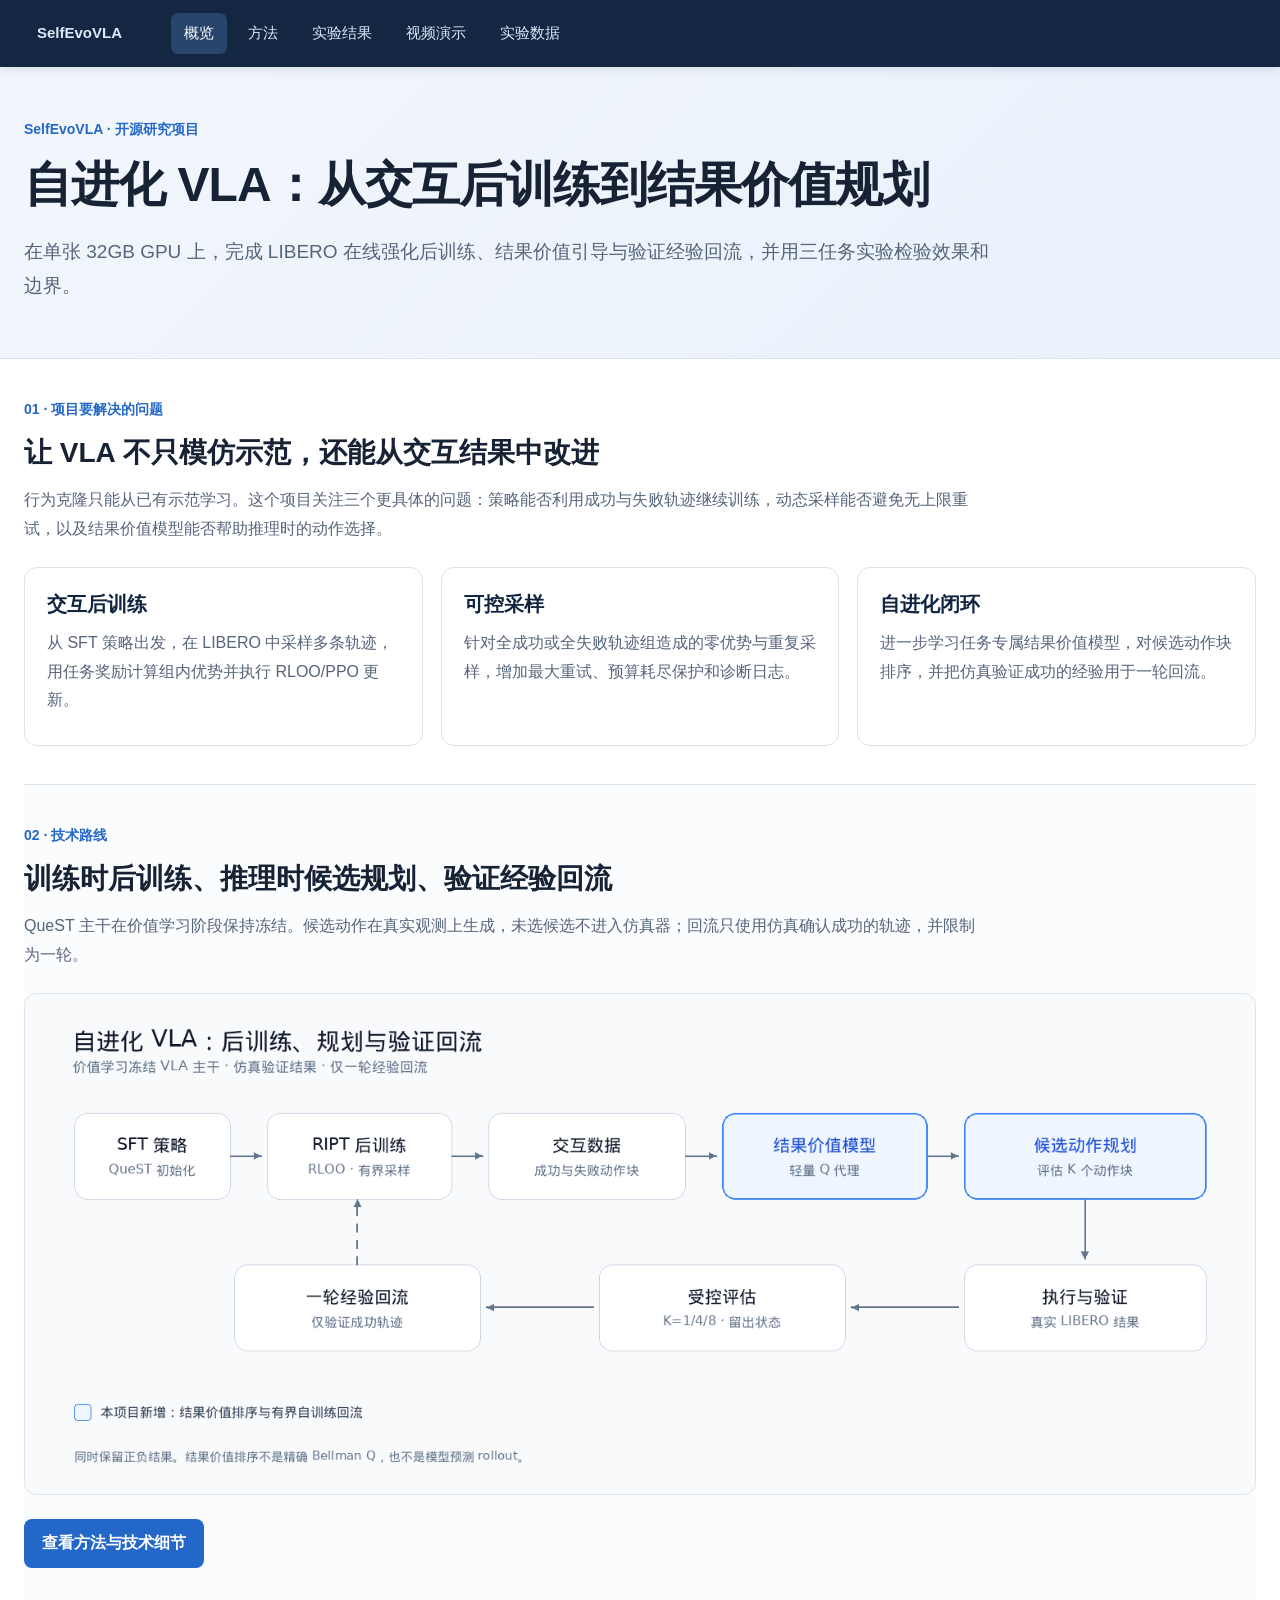
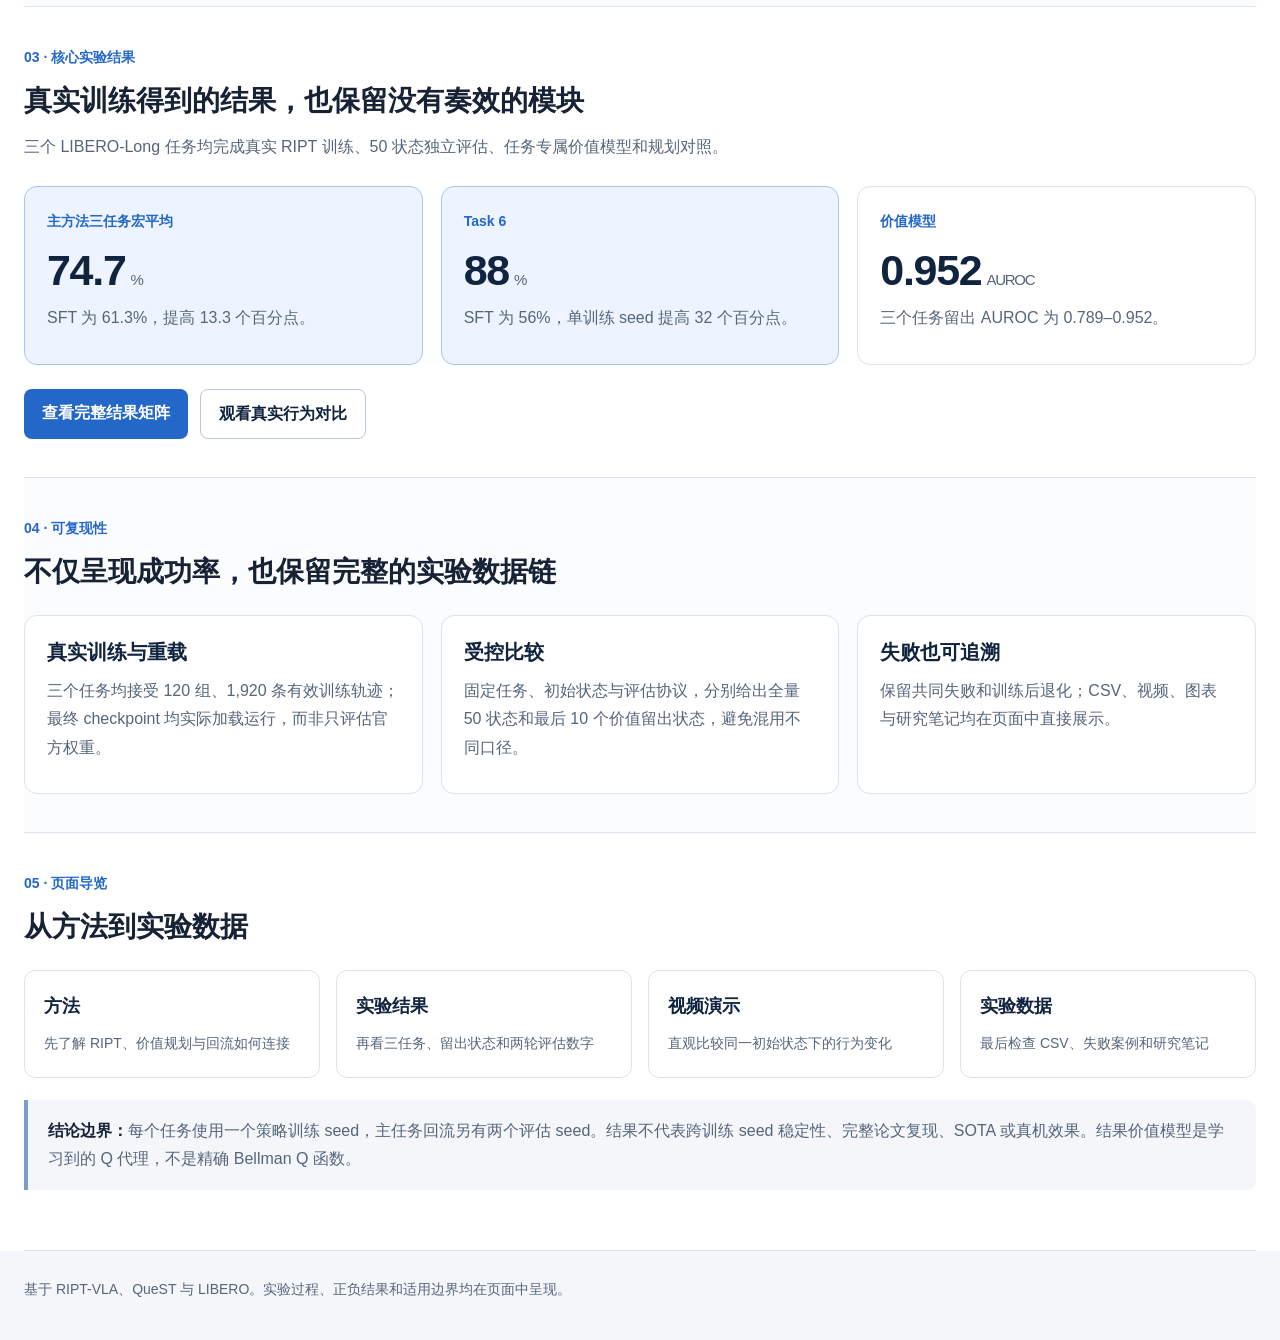
<file: index.html>
<!doctype html>
<html lang="zh-CN">
<head>
  <meta charset="utf-8">
  <meta name="viewport" content="width=device-width,initial-scale=1">
  <meta name="description" content="在单张 32GB GPU 上，完成 LIBERO 在线强化后训练、结果价值引导与验证经验回流，并用三任务实验检验效果和边界。">
  <title>自进化 VLA：从交互后训练到结果价值规划</title>
  <link rel="stylesheet" href="assets/site.css">
</head>
<body>
<header class="topbar"><nav class="nav" aria-label="页面导航"><a class="brand" href="index.html">SelfEvoVLA</a><a href="index.html" class="active">概览</a><a href="method.html" class="">方法</a><a href="results.html" class="">实验结果</a><a href="demo.html" class="">视频演示</a><a href="data.html" class="">实验数据</a></nav></header>
<div class="hero"><div class="wrap"><div class="kicker">SelfEvoVLA · 开源研究项目</div><h1>自进化 VLA：从交互后训练到结果价值规划</h1><p class="lead">在单张 32GB GPU 上，完成 LIBERO 在线强化后训练、结果价值引导与验证经验回流，并用三任务实验检验效果和边界。</p></div></div>
<main class="wrap">
<section><div class="section-head"><div class="kicker">01 · 项目要解决的问题</div><h2>让 VLA 不只模仿示范，还能从交互结果中改进</h2><p>行为克隆只能从已有示范学习。这个项目关注三个更具体的问题：策略能否利用成功与失败轨迹继续训练，动态采样能否避免无上限重试，以及结果价值模型能否帮助推理时的动作选择。</p></div>
<div class="grid three">
  <div class="card"><h3>交互后训练</h3><p>从 SFT 策略出发，在 LIBERO 中采样多条轨迹，用任务奖励计算组内优势并执行 RLOO/PPO 更新。</p></div>
  <div class="card"><h3>可控采样</h3><p>针对全成功或全失败轨迹组造成的零优势与重复采样，增加最大重试、预算耗尽保护和诊断日志。</p></div>
  <div class="card"><h3>自进化闭环</h3><p>进一步学习任务专属结果价值模型，对候选动作块排序，并把仿真验证成功的经验用于一轮回流。</p></div>
</div></section>
<section><div class="section-head"><div class="kicker">02 · 技术路线</div><h2>训练时后训练、推理时候选规划、验证经验回流</h2><p>QueST 主干在价值学习阶段保持冻结。候选动作在真实观测上生成，未选候选不进入仿真器；回流只使用仿真确认成功的轨迹，并限制为一轮。</p></div>
<figure class="figure"><img src="assets/self_evolving_pipeline.png" alt="SFT、RIPT、交互数据、结果价值、候选规划、执行验证与回流组成的闭环"></figure>
<div class="button-row"><a class="button" href="method.html">查看方法与技术细节</a></div></section>
<section><div class="section-head"><div class="kicker">03 · 核心实验结果</div><h2>真实训练得到的结果，也保留没有奏效的模块</h2><p>三个 LIBERO-Long 任务均完成真实 RIPT 训练、50 状态独立评估、任务专属价值模型和规划对照。</p></div>
<div class="grid three">
  <div class="card emphasis"><div class="label">主方法三任务宏平均</div><div class="metric">74.7<small>%</small></div><p>SFT 为 61.3%，提高 13.3 个百分点。</p></div>
  <div class="card emphasis"><div class="label">Task 6</div><div class="metric">88<small>%</small></div><p>SFT 为 56%，单训练 seed 提高 32 个百分点。</p></div>
  <div class="card"><div class="label">价值模型</div><div class="metric">0.952<small>AUROC</small></div><p>三个任务留出 AUROC 为 0.789–0.952。</p></div>
</div>
<div class="button-row"><a class="button" href="results.html">查看完整结果矩阵</a><a class="button secondary" href="demo.html">观看真实行为对比</a></div></section>
<section><div class="section-head"><div class="kicker">04 · 可复现性</div><h2>不仅呈现成功率，也保留完整的实验数据链</h2></div>
<div class="grid three">
  <div class="card"><h3>真实训练与重载</h3><p>三个任务均接受 120 组、1,920 条有效训练轨迹；最终 checkpoint 均实际加载运行，而非只评估官方权重。</p></div>
  <div class="card"><h3>受控比较</h3><p>固定任务、初始状态与评估协议，分别给出全量 50 状态和最后 10 个价值留出状态，避免混用不同口径。</p></div>
  <div class="card"><h3>失败也可追溯</h3><p>保留共同失败和训练后退化；CSV、视频、图表与研究笔记均在页面中直接展示。</p></div>
</div></section>
<section><div class="section-head"><div class="kicker">05 · 页面导览</div><h2>从方法到实验数据</h2></div>
<div class="toc">
  <a href="method.html"><strong>方法</strong><span>先了解 RIPT、价值规划与回流如何连接</span></a>
  <a href="results.html"><strong>实验结果</strong><span>再看三任务、留出状态和两轮评估数字</span></a>
  <a href="demo.html"><strong>视频演示</strong><span>直观比较同一初始状态下的行为变化</span></a>
  <a href="data.html"><strong>实验数据</strong><span>最后检查 CSV、失败案例和研究笔记</span></a>
</div>
<div class="note"><strong>结论边界：</strong>每个任务使用一个策略训练 seed，主任务回流另有两个评估 seed。结果不代表跨训练 seed 稳定性、完整论文复现、SOTA 或真机效果。结果价值模型是学习到的 Q 代理，不是精确 Bellman Q 函数。</div></section>
</main>
<footer class="footer"><div class="wrap">基于 RIPT-VLA、QueST 与 LIBERO。实验过程、正负结果和适用边界均在页面中呈现。</div></footer>
</body>
</html>
</file>
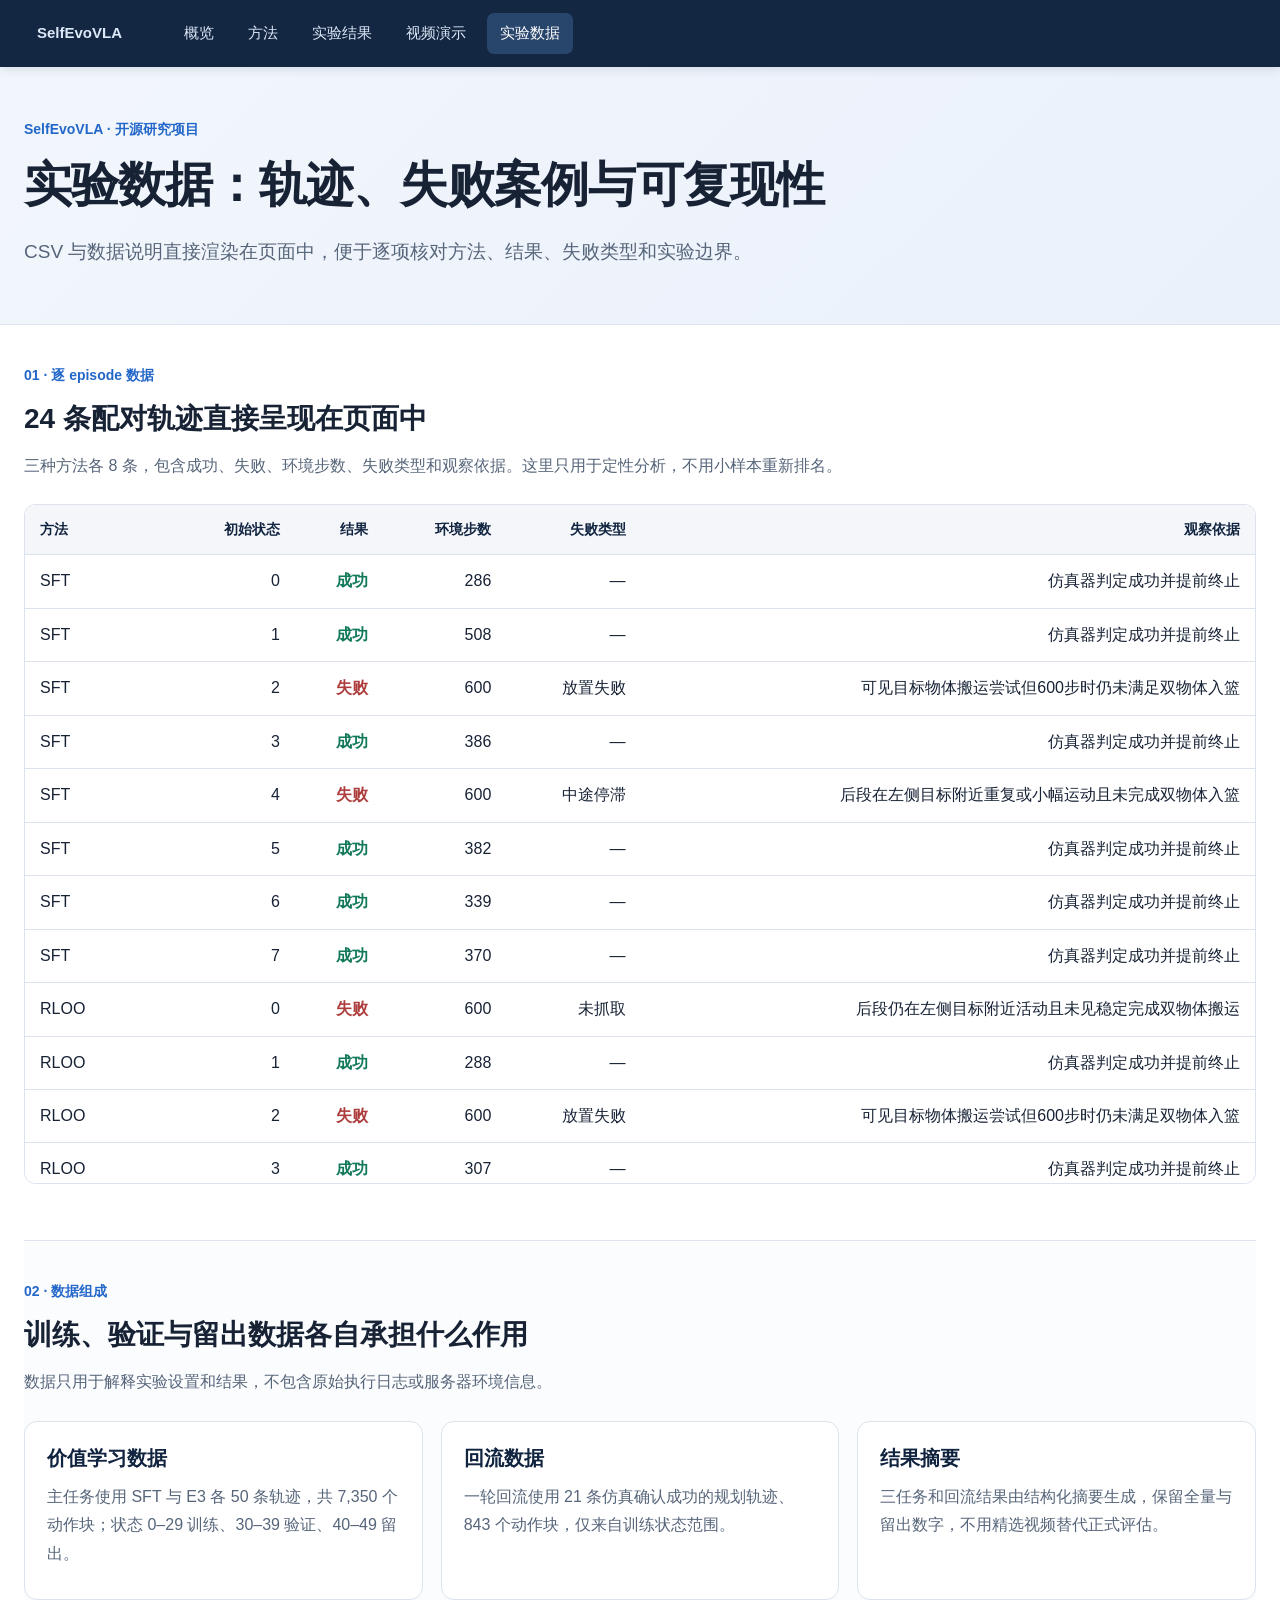
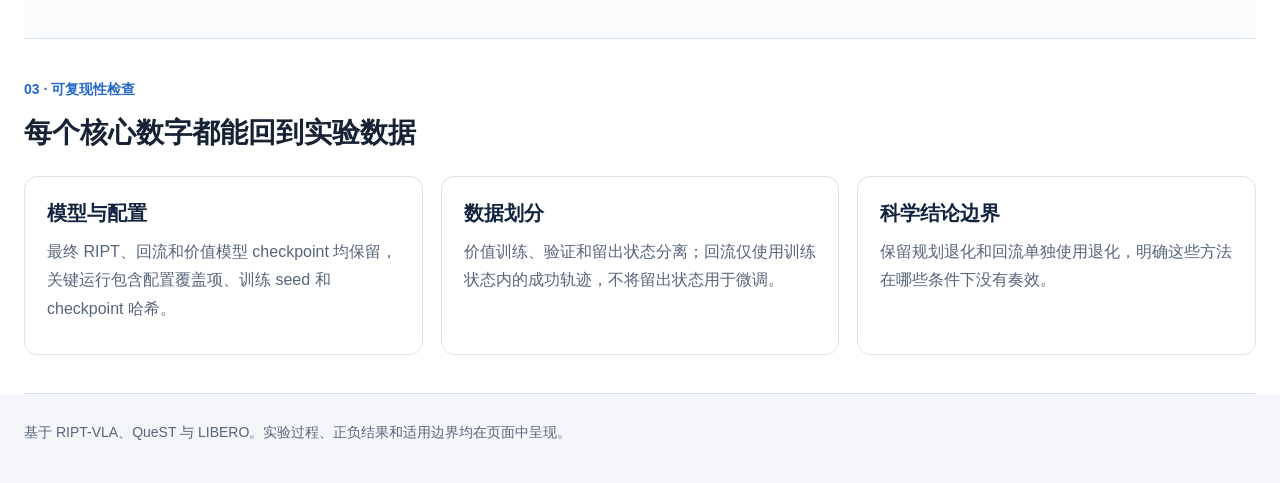
<file: data.html>
<!doctype html>
<html lang="zh-CN">
<head>
  <meta charset="utf-8">
  <meta name="viewport" content="width=device-width,initial-scale=1">
  <meta name="description" content="CSV 与数据说明直接渲染在页面中，便于逐项核对方法、结果、失败类型和实验边界。">
  <title>实验数据：轨迹、失败案例与可复现性</title>
  <link rel="stylesheet" href="assets/site.css">
</head>
<body>
<header class="topbar"><nav class="nav" aria-label="页面导航"><a class="brand" href="index.html">SelfEvoVLA</a><a href="index.html" class="">概览</a><a href="method.html" class="">方法</a><a href="results.html" class="">实验结果</a><a href="demo.html" class="">视频演示</a><a href="data.html" class="active">实验数据</a></nav></header>
<div class="hero"><div class="wrap"><div class="kicker">SelfEvoVLA · 开源研究项目</div><h1>实验数据：轨迹、失败案例与可复现性</h1><p class="lead">CSV 与数据说明直接渲染在页面中，便于逐项核对方法、结果、失败类型和实验边界。</p></div></div>
<main class="wrap">
<section><div class="section-head"><div class="kicker">01 · 逐 episode 数据</div><h2>24 条配对轨迹直接呈现在页面中</h2><p>三种方法各 8 条，包含成功、失败、环境步数、失败类型和观察依据。这里只用于定性分析，不用小样本重新排名。</p></div><div class="table-wrap table-scroll"><table><thead><tr><th>方法</th><th>初始状态</th><th>结果</th><th>环境步数</th><th>失败类型</th><th>观察依据</th></tr></thead><tbody><tr><td>SFT</td><td>0</td><td><span class="good">成功</span></td><td>286</td><td>—</td><td>仿真器判定成功并提前终止</td></tr><tr><td>SFT</td><td>1</td><td><span class="good">成功</span></td><td>508</td><td>—</td><td>仿真器判定成功并提前终止</td></tr><tr><td>SFT</td><td>2</td><td><span class="bad">失败</span></td><td>600</td><td>放置失败</td><td>可见目标物体搬运尝试但600步时仍未满足双物体入篮</td></tr><tr><td>SFT</td><td>3</td><td><span class="good">成功</span></td><td>386</td><td>—</td><td>仿真器判定成功并提前终止</td></tr><tr><td>SFT</td><td>4</td><td><span class="bad">失败</span></td><td>600</td><td>中途停滞</td><td>后段在左侧目标附近重复或小幅运动且未完成双物体入篮</td></tr><tr><td>SFT</td><td>5</td><td><span class="good">成功</span></td><td>382</td><td>—</td><td>仿真器判定成功并提前终止</td></tr><tr><td>SFT</td><td>6</td><td><span class="good">成功</span></td><td>339</td><td>—</td><td>仿真器判定成功并提前终止</td></tr><tr><td>SFT</td><td>7</td><td><span class="good">成功</span></td><td>370</td><td>—</td><td>仿真器判定成功并提前终止</td></tr><tr><td>RLOO</td><td>0</td><td><span class="bad">失败</span></td><td>600</td><td>未抓取</td><td>后段仍在左侧目标附近活动且未见稳定完成双物体搬运</td></tr><tr><td>RLOO</td><td>1</td><td><span class="good">成功</span></td><td>288</td><td>—</td><td>仿真器判定成功并提前终止</td></tr><tr><td>RLOO</td><td>2</td><td><span class="bad">失败</span></td><td>600</td><td>放置失败</td><td>可见目标物体搬运尝试但600步时仍未满足双物体入篮</td></tr><tr><td>RLOO</td><td>3</td><td><span class="good">成功</span></td><td>307</td><td>—</td><td>仿真器判定成功并提前终止</td></tr><tr><td>RLOO</td><td>4</td><td><span class="good">成功</span></td><td>322</td><td>—</td><td>仿真器判定成功并提前终止</td></tr><tr><td>RLOO</td><td>5</td><td><span class="good">成功</span></td><td>335</td><td>—</td><td>仿真器判定成功并提前终止</td></tr><tr><td>RLOO</td><td>6</td><td><span class="good">成功</span></td><td>281</td><td>—</td><td>仿真器判定成功并提前终止</td></tr><tr><td>RLOO</td><td>7</td><td><span class="bad">失败</span></td><td>600</td><td>放置失败</td><td>可见目标物体搬运尝试但600步时仍未满足双物体入篮</td></tr><tr><td>有界 RIPT</td><td>0</td><td><span class="bad">失败</span></td><td>600</td><td>放置失败</td><td>可见目标物体搬运尝试但600步时仍未满足双物体入篮</td></tr><tr><td>有界 RIPT</td><td>1</td><td><span class="good">成功</span></td><td>278</td><td>—</td><td>仿真器判定成功并提前终止</td></tr><tr><td>有界 RIPT</td><td>2</td><td><span class="bad">失败</span></td><td>600</td><td>放置失败</td><td>可见目标物体搬运尝试但600步时仍未满足双物体入篮</td></tr><tr><td>有界 RIPT</td><td>3</td><td><span class="bad">失败</span></td><td>600</td><td>中途停滞</td><td>后段在目标附近持续运动但未完成双物体入篮</td></tr><tr><td>有界 RIPT</td><td>4</td><td><span class="good">成功</span></td><td>441</td><td>—</td><td>仿真器判定成功并提前终止</td></tr><tr><td>有界 RIPT</td><td>5</td><td><span class="bad">失败</span></td><td>600</td><td>中途停滞</td><td>后段在目标附近持续运动但未完成双物体入篮</td></tr><tr><td>有界 RIPT</td><td>6</td><td><span class="good">成功</span></td><td>291</td><td>—</td><td>仿真器判定成功并提前终止</td></tr><tr><td>有界 RIPT</td><td>7</td><td><span class="good">成功</span></td><td>268</td><td>—</td><td>仿真器判定成功并提前终止</td></tr></tbody></table></div></section>
<section id="datasets"><div class="section-head"><div class="kicker">02 · 数据组成</div><h2>训练、验证与留出数据各自承担什么作用</h2><p>数据只用于解释实验设置和结果，不包含原始执行日志或服务器环境信息。</p></div>
<div class="grid three">
  <div class="card"><h3>价值学习数据</h3><p>主任务使用 SFT 与 E3 各 50 条轨迹，共 7,350 个动作块；状态 0–29 训练、30–39 验证、40–49 留出。</p></div>
  <div class="card"><h3>回流数据</h3><p>一轮回流使用 21 条仿真确认成功的规划轨迹、843 个动作块，仅来自训练状态范围。</p></div>
  <div class="card"><h3>结果摘要</h3><p>三任务和回流结果由结构化摘要生成，保留全量与留出数字，不用精选视频替代正式评估。</p></div>
</div></section>
<section><div class="section-head"><div class="kicker">03 · 可复现性检查</div><h2>每个核心数字都能回到实验数据</h2></div>
<div class="grid three">
  <div class="card"><h3>模型与配置</h3><p>最终 RIPT、回流和价值模型 checkpoint 均保留，关键运行包含配置覆盖项、训练 seed 和 checkpoint 哈希。</p></div>
  <div class="card"><h3>数据划分</h3><p>价值训练、验证和留出状态分离；回流仅使用训练状态内的成功轨迹，不将留出状态用于微调。</p></div>
  <div class="card"><h3>科学结论边界</h3><p>保留规划退化和回流单独使用退化，明确这些方法在哪些条件下没有奏效。</p></div>
</div></section>
</main>
<footer class="footer"><div class="wrap">基于 RIPT-VLA、QueST 与 LIBERO。实验过程、正负结果和适用边界均在页面中呈现。</div></footer>
</body>
</html>
</file>
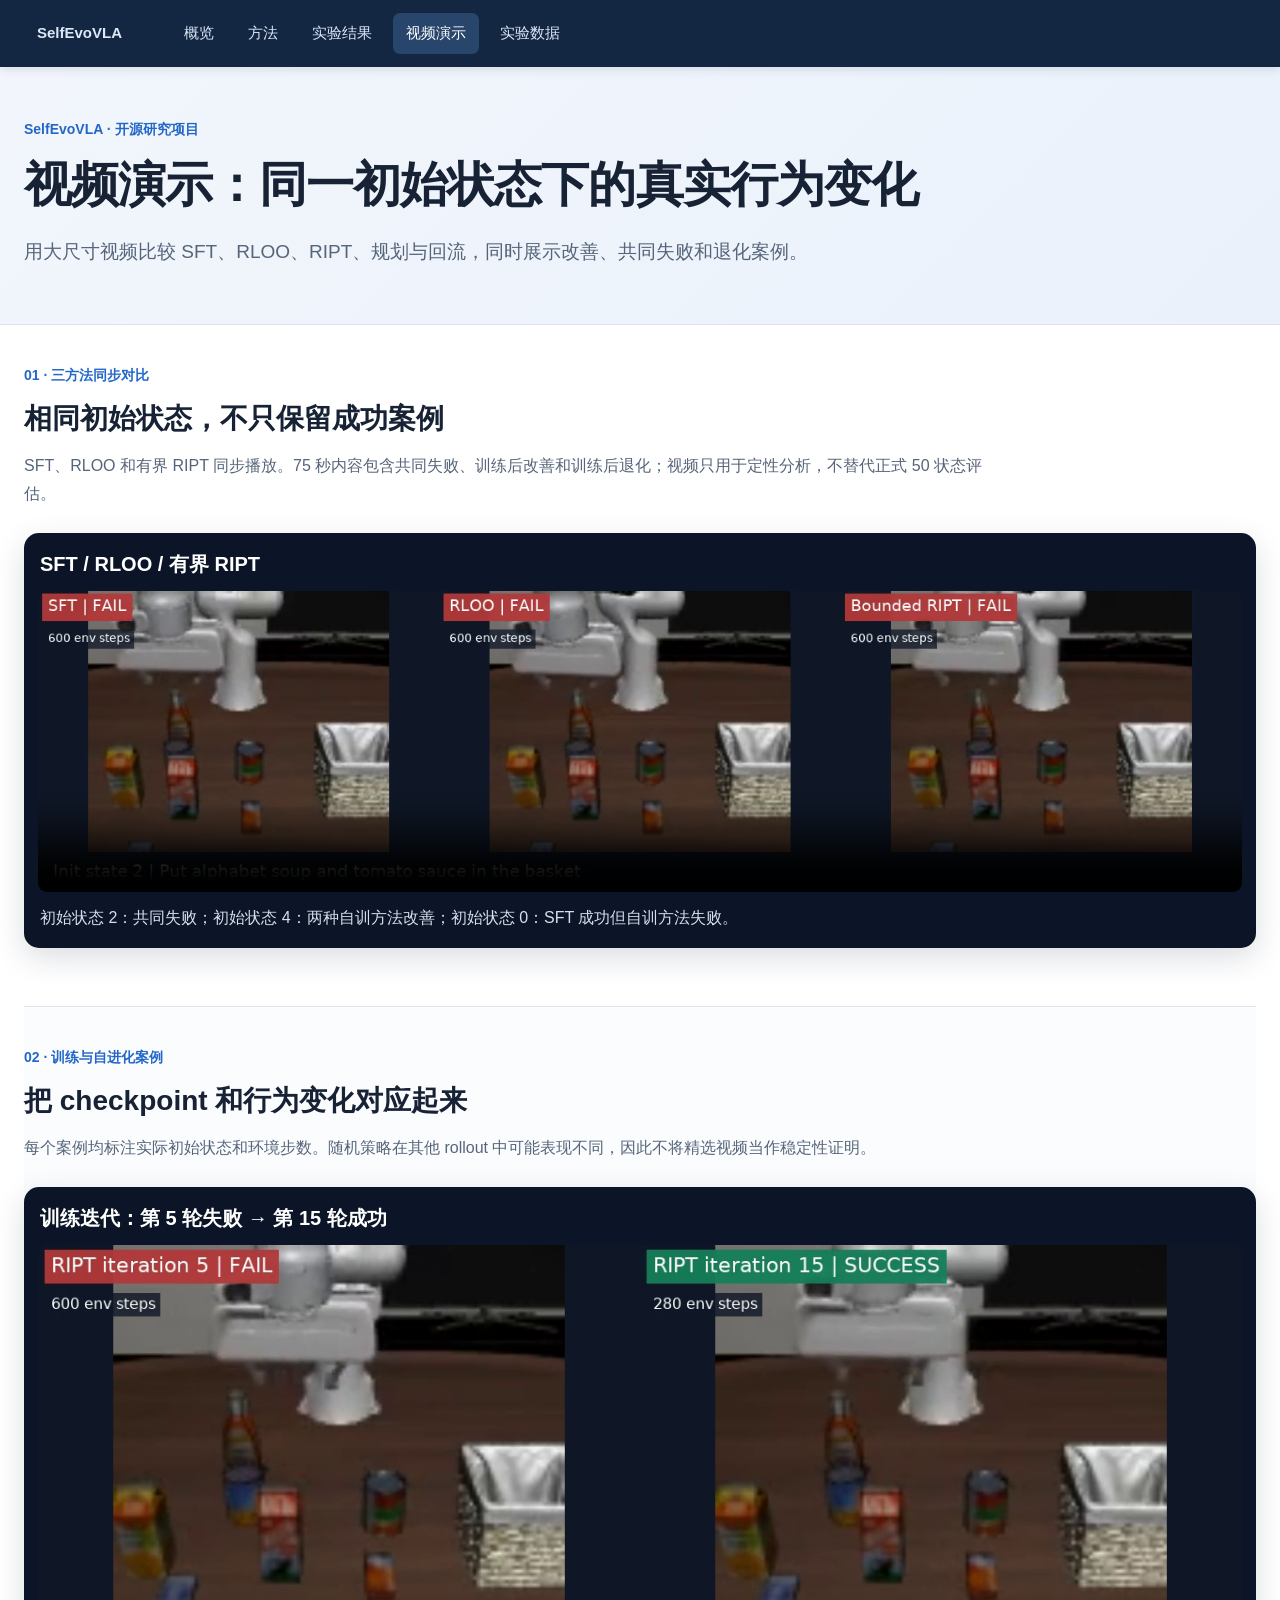
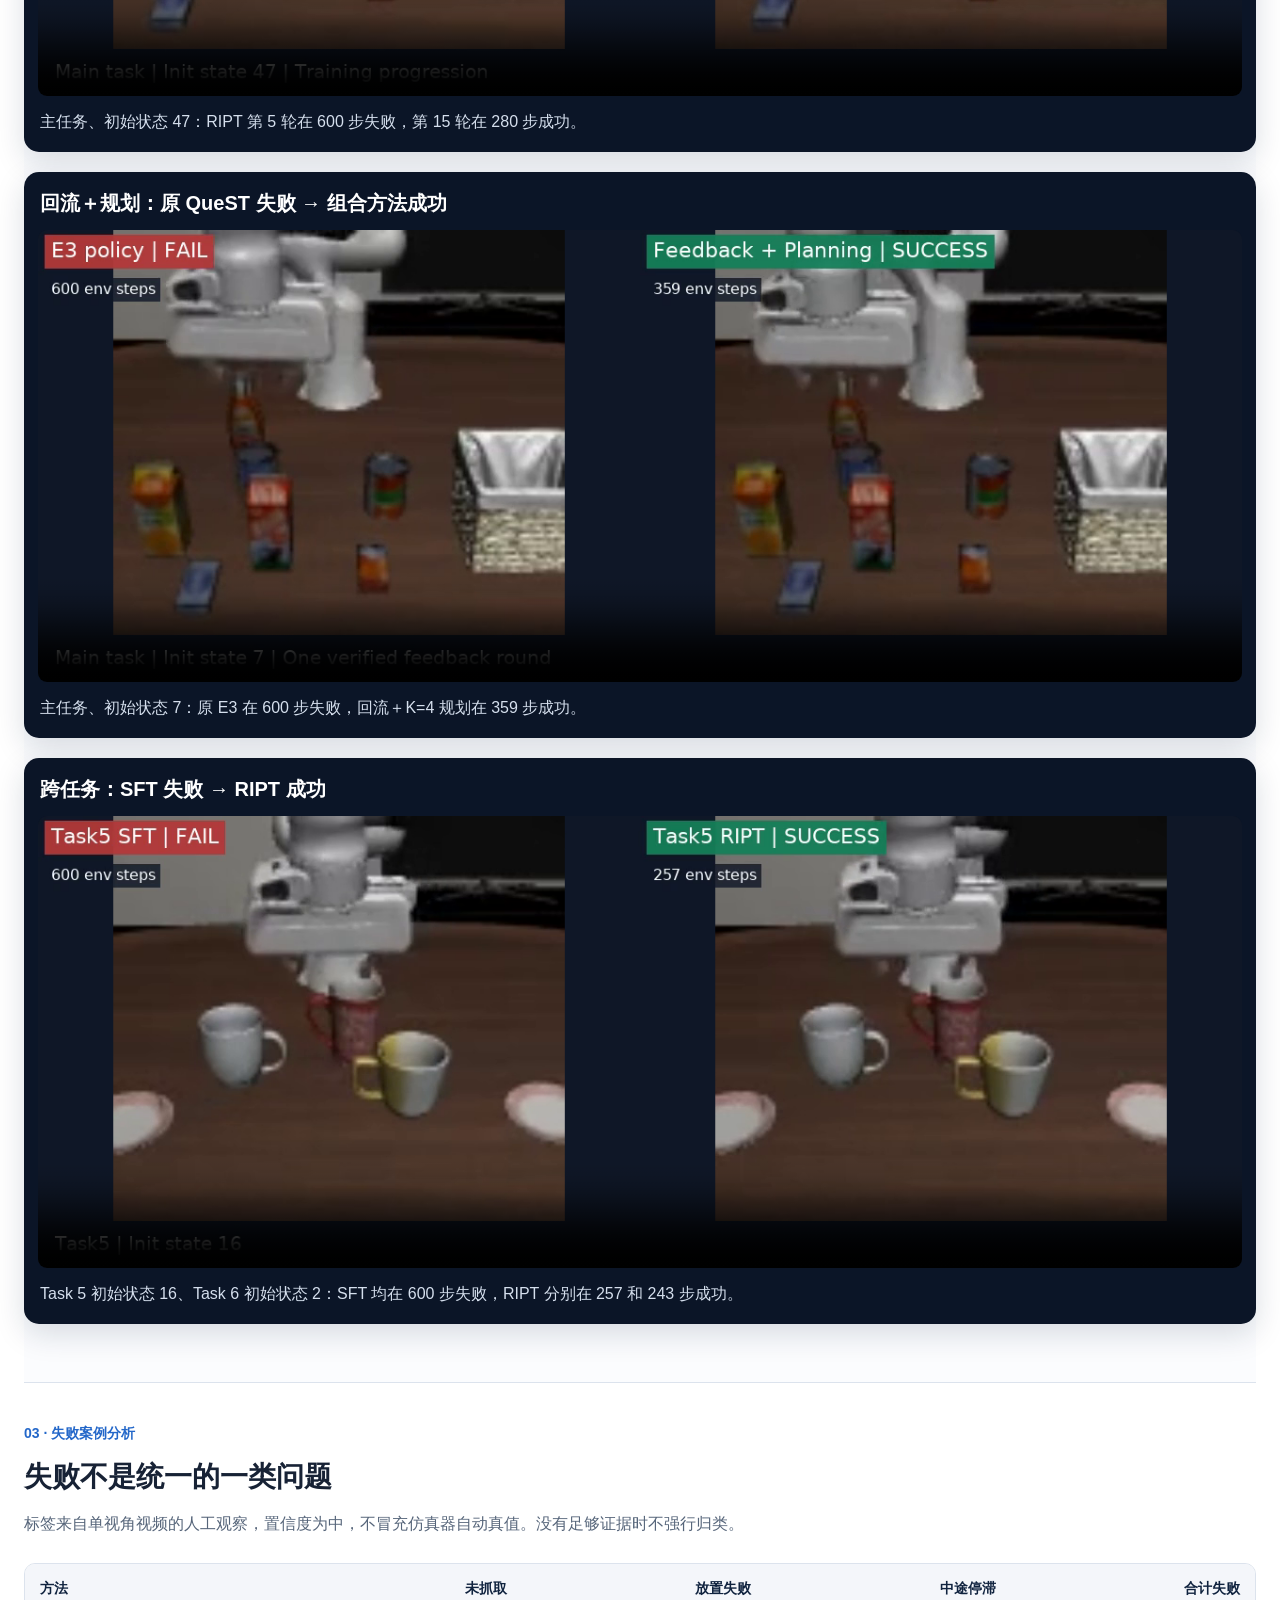
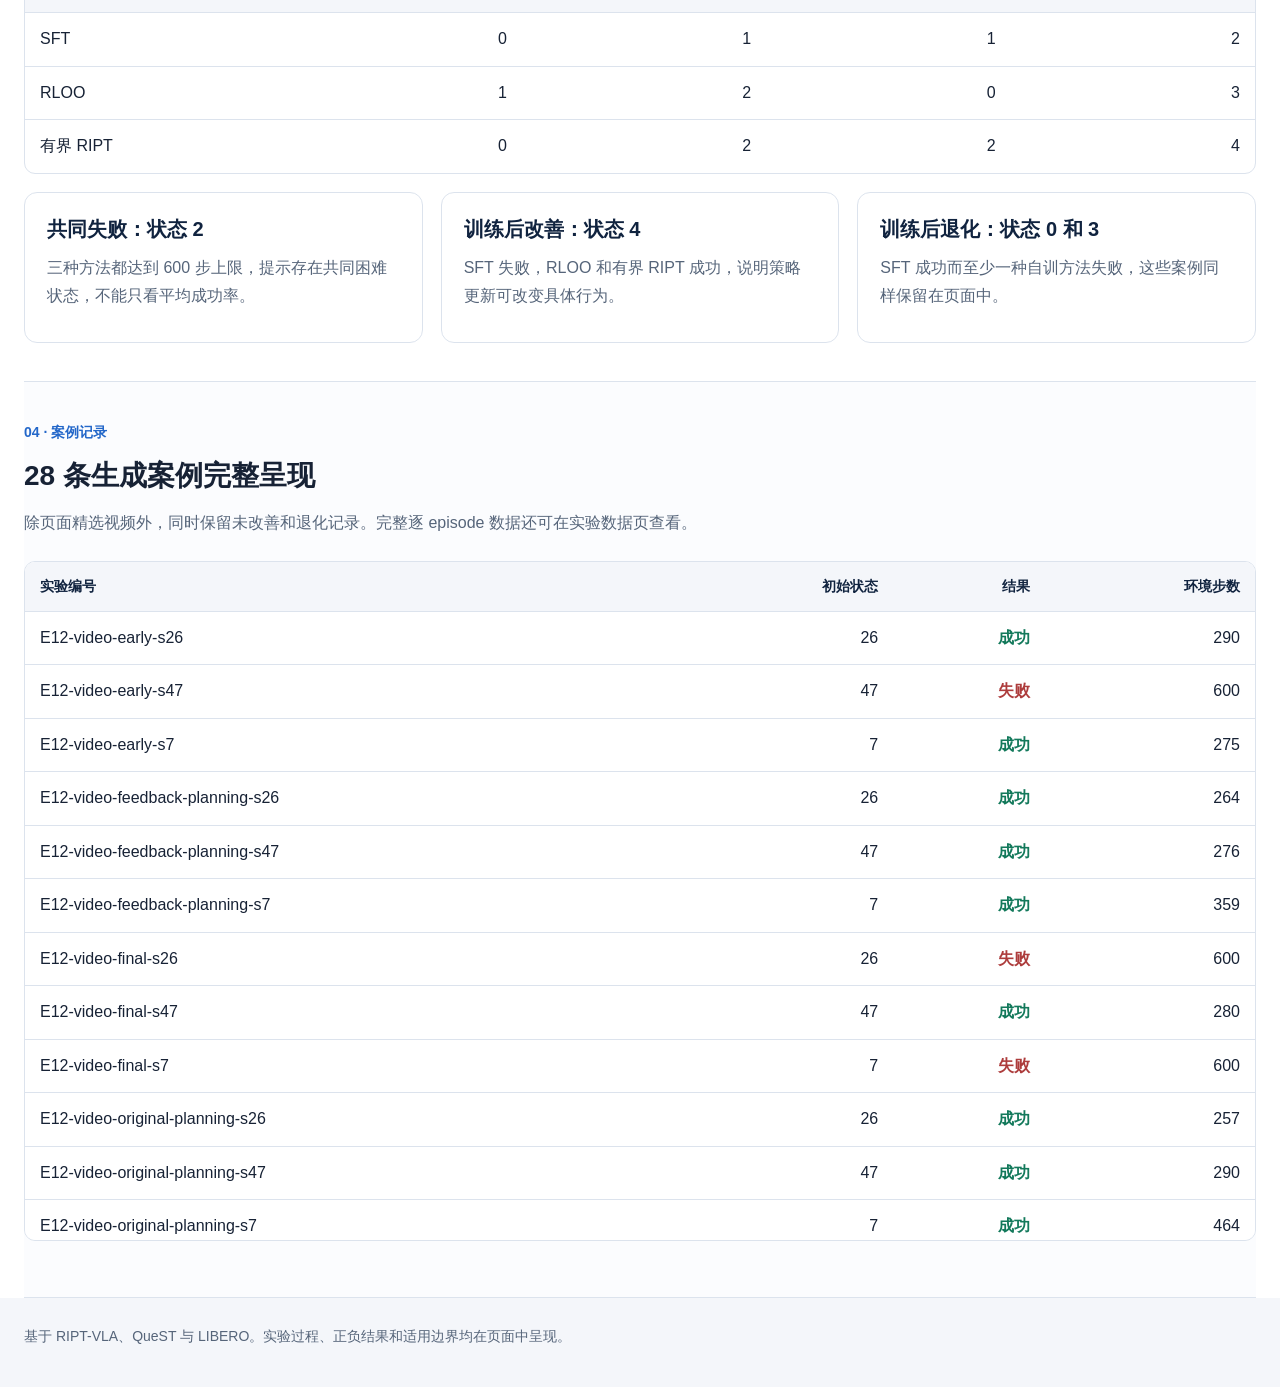
<file: demo.html>
<!doctype html>
<html lang="zh-CN">
<head>
  <meta charset="utf-8">
  <meta name="viewport" content="width=device-width,initial-scale=1">
  <meta name="description" content="用大尺寸视频比较 SFT、RLOO、RIPT、规划与回流，同时展示改善、共同失败和退化案例。">
  <title>视频演示：同一初始状态下的真实行为变化</title>
  <link rel="stylesheet" href="assets/site.css">
</head>
<body>
<header class="topbar"><nav class="nav" aria-label="页面导航"><a class="brand" href="index.html">SelfEvoVLA</a><a href="index.html" class="">概览</a><a href="method.html" class="">方法</a><a href="results.html" class="">实验结果</a><a href="demo.html" class="active">视频演示</a><a href="data.html" class="">实验数据</a></nav></header>
<div class="hero"><div class="wrap"><div class="kicker">SelfEvoVLA · 开源研究项目</div><h1>视频演示：同一初始状态下的真实行为变化</h1><p class="lead">用大尺寸视频比较 SFT、RLOO、RIPT、规划与回流，同时展示改善、共同失败和退化案例。</p></div></div>
<main class="wrap">
<section><div class="section-head"><div class="kicker">01 · 三方法同步对比</div><h2>相同初始状态，不只保留成功案例</h2><p>SFT、RLOO 和有界 RIPT 同步播放。75 秒内容包含共同失败、训练后改善和训练后退化；视频只用于定性分析，不替代正式 50 状态评估。</p></div>
<div class="video-shell"><h3>SFT / RLOO / 有界 RIPT</h3><video controls preload="metadata" poster="assets/demo_cover.png"><source src="assets/ript_comparison_demo.mp4" type="video/mp4">当前浏览器无法播放此视频。</video><p>初始状态 2：共同失败；初始状态 4：两种自训方法改善；初始状态 0：SFT 成功但自训方法失败。</p></div></section>
<section><div class="section-head"><div class="kicker">02 · 训练与自进化案例</div><h2>把 checkpoint 和行为变化对应起来</h2><p>每个案例均标注实际初始状态和环境步数。随机策略在其他 rollout 中可能表现不同，因此不将精选视频当作稳定性证明。</p></div>
<div class="video-shell"><h3>训练迭代：第 5 轮失败 → 第 15 轮成功</h3><video controls preload="metadata" poster="assets/evolution_checkpoint_cover.png"><source src="assets/evolution_checkpoint.mp4" type="video/mp4">当前浏览器无法播放此视频。</video><p>主任务、初始状态 47：RIPT 第 5 轮在 600 步失败，第 15 轮在 280 步成功。</p></div>
<div class="video-shell"><h3>回流＋规划：原 QueST 失败 → 组合方法成功</h3><video controls preload="metadata" poster="assets/evolution_feedback_cover.png"><source src="assets/evolution_feedback.mp4" type="video/mp4">当前浏览器无法播放此视频。</video><p>主任务、初始状态 7：原 E3 在 600 步失败，回流＋K=4 规划在 359 步成功。</p></div>
<div class="video-shell"><h3>跨任务：SFT 失败 → RIPT 成功</h3><video controls preload="metadata" poster="assets/evolution_new_tasks_cover.png"><source src="assets/evolution_new_tasks.mp4" type="video/mp4">当前浏览器无法播放此视频。</video><p>Task 5 初始状态 16、Task 6 初始状态 2：SFT 均在 600 步失败，RIPT 分别在 257 和 243 步成功。</p></div></section>
<section><div class="section-head"><div class="kicker">03 · 失败案例分析</div><h2>失败不是统一的一类问题</h2><p>标签来自单视角视频的人工观察，置信度为中，不冒充仿真器自动真值。没有足够证据时不强行归类。</p></div>
<div class="table-wrap"><table><thead><tr><th>方法</th><th>未抓取</th><th>放置失败</th><th>中途停滞</th><th>合计失败</th></tr></thead><tbody>
<tr><td>SFT</td><td>0</td><td>1</td><td>1</td><td>2</td></tr>
<tr><td>RLOO</td><td>1</td><td>2</td><td>0</td><td>3</td></tr>
<tr><td>有界 RIPT</td><td>0</td><td>2</td><td>2</td><td>4</td></tr>
</tbody></table></div>
<div class="grid three">
  <div class="card"><h3>共同失败：状态 2</h3><p>三种方法都达到 600 步上限，提示存在共同困难状态，不能只看平均成功率。</p></div>
  <div class="card"><h3>训练后改善：状态 4</h3><p>SFT 失败，RLOO 和有界 RIPT 成功，说明策略更新可改变具体行为。</p></div>
  <div class="card"><h3>训练后退化：状态 0 和 3</h3><p>SFT 成功而至少一种自训方法失败，这些案例同样保留在页面中。</p></div>
</div></section>
<section><div class="section-head"><div class="kicker">04 · 案例记录</div><h2>28 条生成案例完整呈现</h2><p>除页面精选视频外，同时保留未改善和退化记录。完整逐 episode 数据还可在实验数据页查看。</p></div><div class="table-wrap table-scroll"><table><thead><tr><th>实验编号</th><th>初始状态</th><th>结果</th><th>环境步数</th></tr></thead><tbody><tr><td>E12-video-early-s26</td><td>26</td><td><span class="good">成功</span></td><td>290</td></tr><tr><td>E12-video-early-s47</td><td>47</td><td><span class="bad">失败</span></td><td>600</td></tr><tr><td>E12-video-early-s7</td><td>7</td><td><span class="good">成功</span></td><td>275</td></tr><tr><td>E12-video-feedback-planning-s26</td><td>26</td><td><span class="good">成功</span></td><td>264</td></tr><tr><td>E12-video-feedback-planning-s47</td><td>47</td><td><span class="good">成功</span></td><td>276</td></tr><tr><td>E12-video-feedback-planning-s7</td><td>7</td><td><span class="good">成功</span></td><td>359</td></tr><tr><td>E12-video-final-s26</td><td>26</td><td><span class="bad">失败</span></td><td>600</td></tr><tr><td>E12-video-final-s47</td><td>47</td><td><span class="good">成功</span></td><td>280</td></tr><tr><td>E12-video-final-s7</td><td>7</td><td><span class="bad">失败</span></td><td>600</td></tr><tr><td>E12-video-original-planning-s26</td><td>26</td><td><span class="good">成功</span></td><td>257</td></tr><tr><td>E12-video-original-planning-s47</td><td>47</td><td><span class="good">成功</span></td><td>290</td></tr><tr><td>E12-video-original-planning-s7</td><td>7</td><td><span class="good">成功</span></td><td>464</td></tr><tr><td>E12-video-task5-ript-s11</td><td>11</td><td><span class="bad">失败</span></td><td>600</td></tr><tr><td>E12-video-task5-ript-s16</td><td>16</td><td><span class="good">成功</span></td><td>257</td></tr><tr><td>E12-video-task5-ript-s25</td><td>25</td><td><span class="good">成功</span></td><td>275</td></tr><tr><td>E12-video-task5-ript-s4</td><td>4</td><td><span class="bad">失败</span></td><td>600</td></tr><tr><td>E12-video-task5-sft-s11</td><td>11</td><td><span class="good">成功</span></td><td>307</td></tr><tr><td>E12-video-task5-sft-s16</td><td>16</td><td><span class="bad">失败</span></td><td>600</td></tr><tr><td>E12-video-task5-sft-s25</td><td>25</td><td><span class="bad">失败</span></td><td>600</td></tr><tr><td>E12-video-task5-sft-s4</td><td>4</td><td><span class="good">成功</span></td><td>518</td></tr><tr><td>E12-video-task6-ript-s0</td><td>0</td><td><span class="bad">失败</span></td><td>600</td></tr><tr><td>E12-video-task6-ript-s2</td><td>2</td><td><span class="good">成功</span></td><td>243</td></tr><tr><td>E12-video-task6-ript-s4</td><td>4</td><td><span class="good">成功</span></td><td>208</td></tr><tr><td>E12-video-task6-ript-s5</td><td>5</td><td><span class="bad">失败</span></td><td>600</td></tr><tr><td>E12-video-task6-sft-s0</td><td>0</td><td><span class="bad">失败</span></td><td>600</td></tr><tr><td>E12-video-task6-sft-s2</td><td>2</td><td><span class="bad">失败</span></td><td>600</td></tr><tr><td>E12-video-task6-sft-s4</td><td>4</td><td><span class="good">成功</span></td><td>274</td></tr><tr><td>E12-video-task6-sft-s5</td><td>5</td><td><span class="good">成功</span></td><td>344</td></tr></tbody></table></div></section>
</main>
<footer class="footer"><div class="wrap">基于 RIPT-VLA、QueST 与 LIBERO。实验过程、正负结果和适用边界均在页面中呈现。</div></footer>
</body>
</html>
</file>
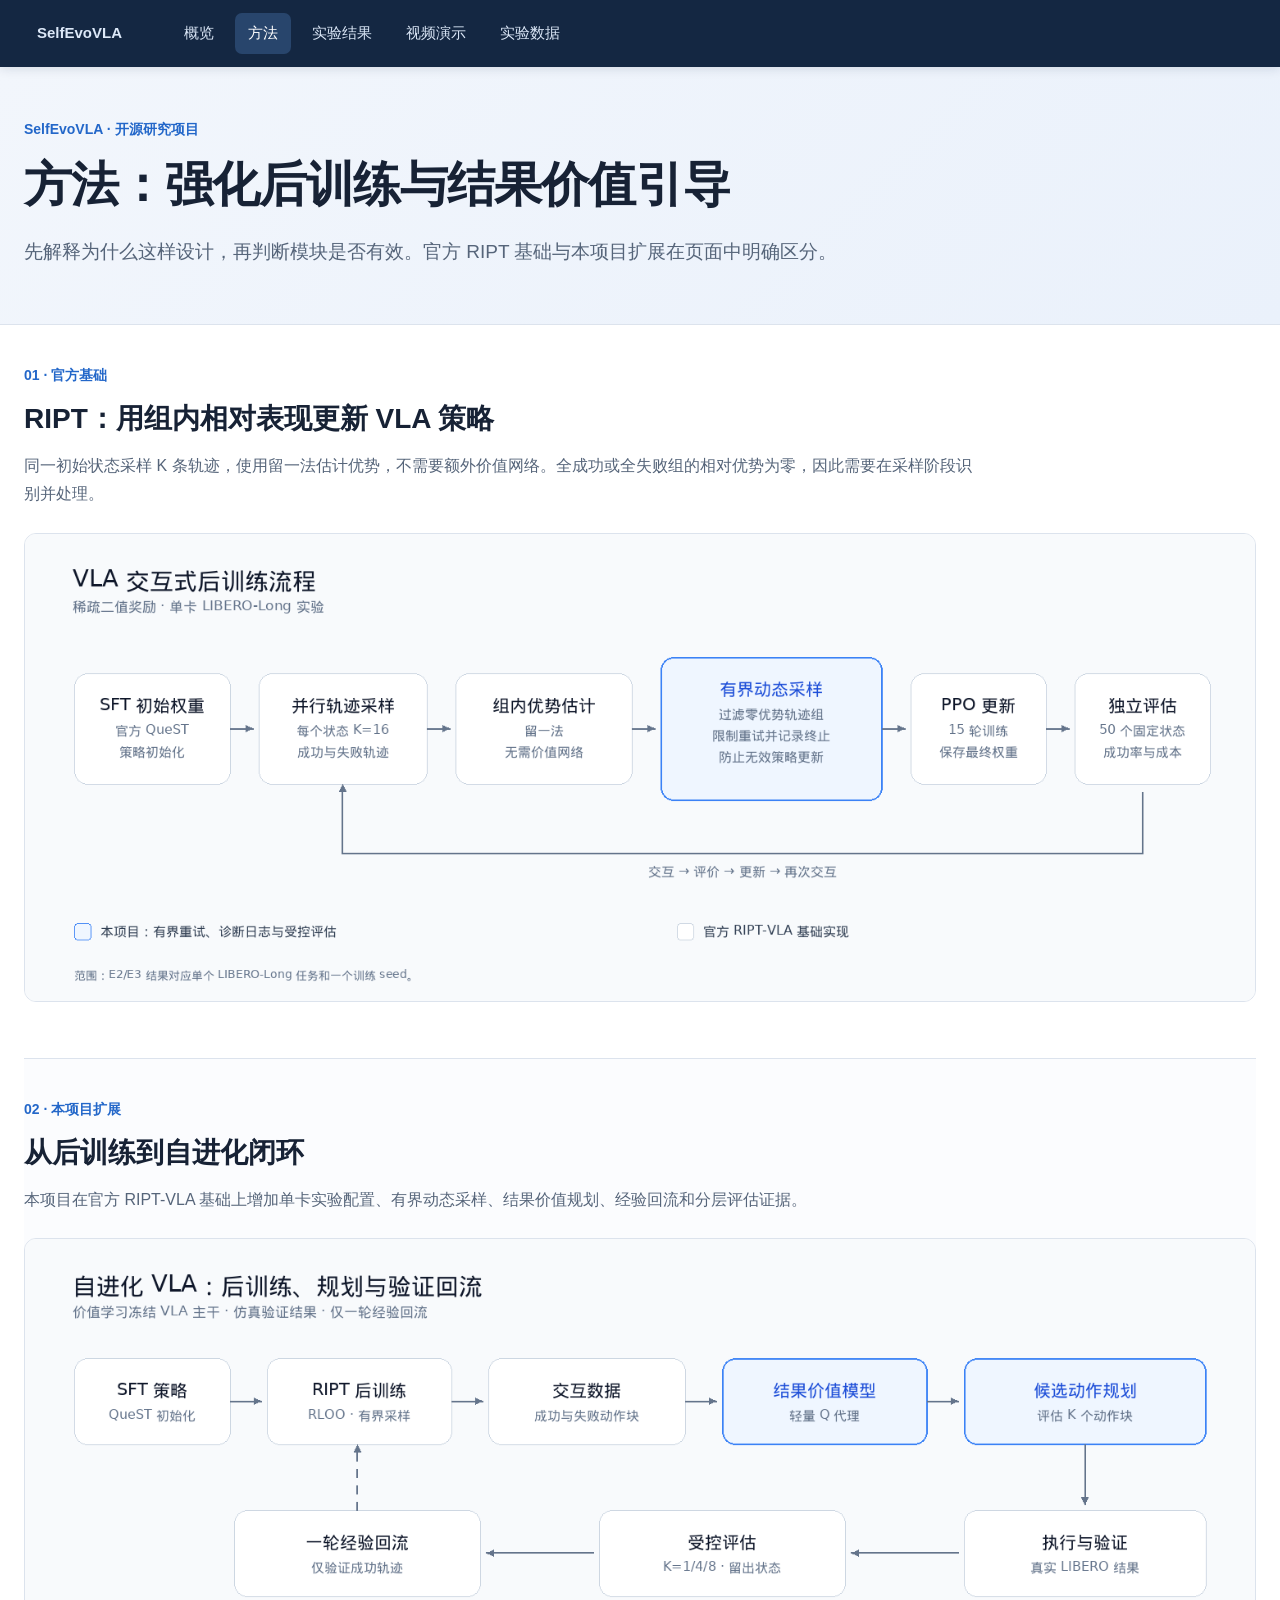
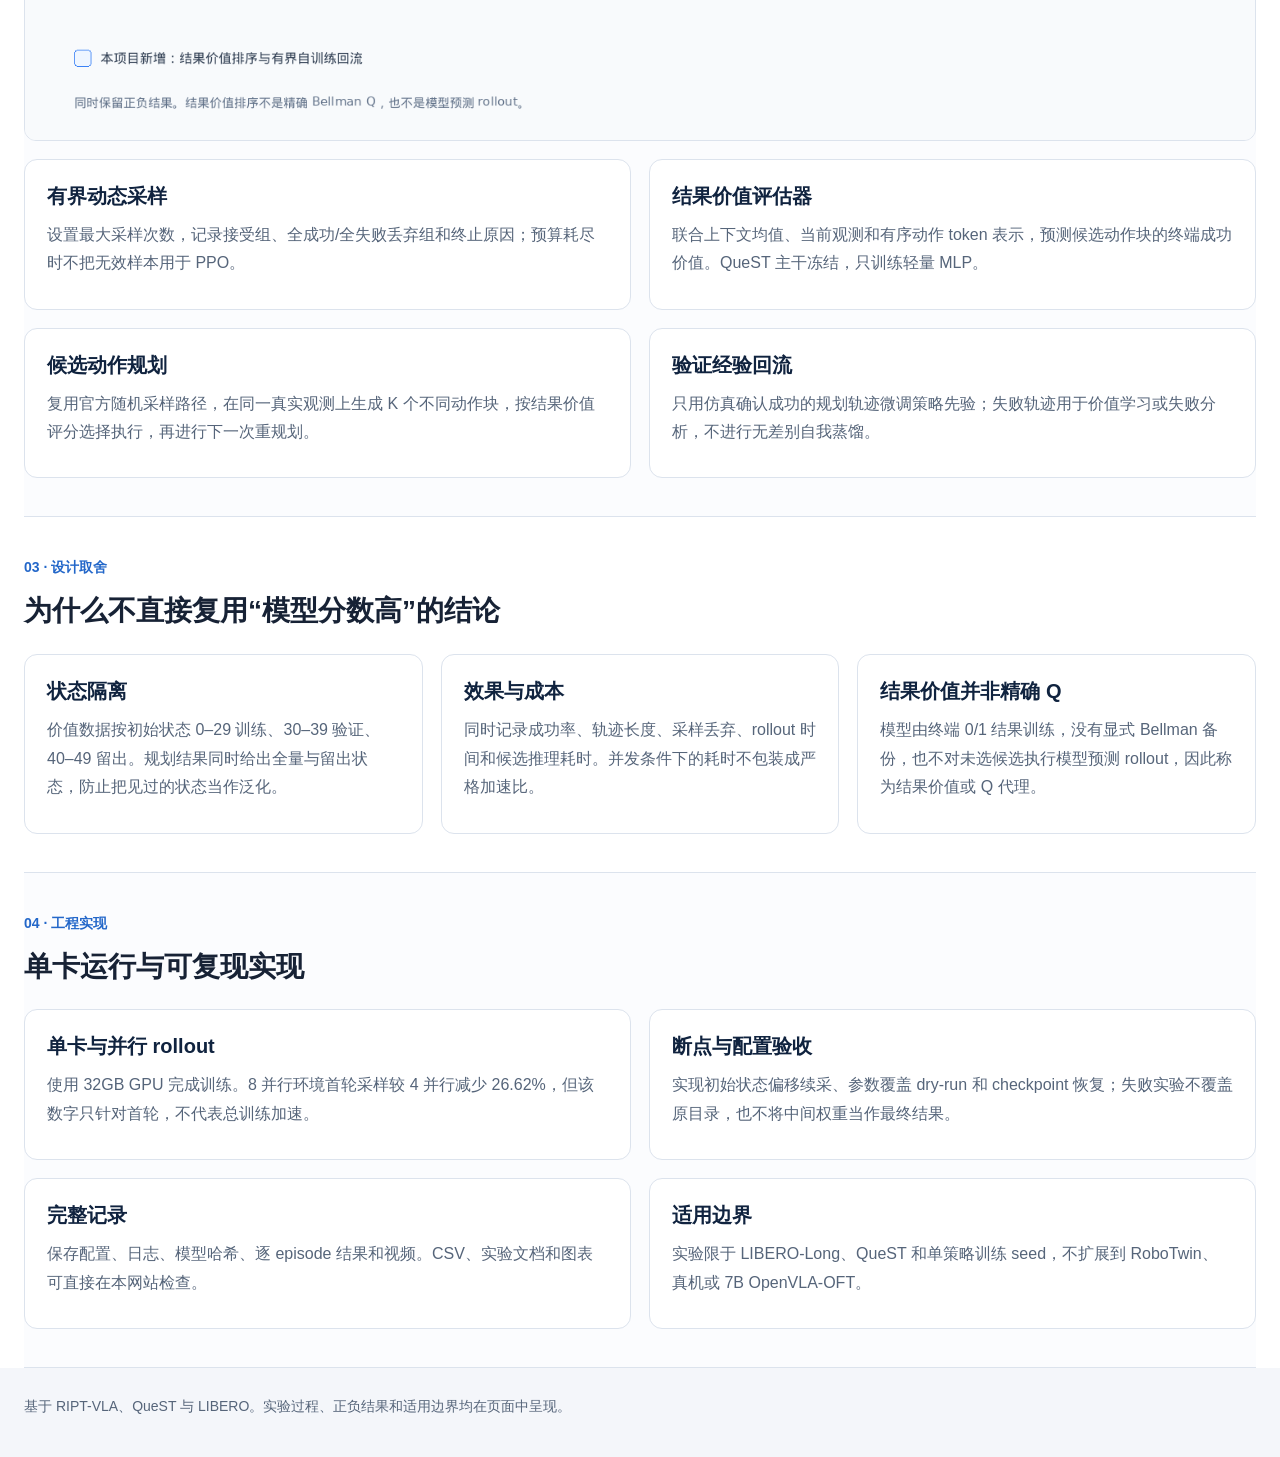
<file: method.html>
<!doctype html>
<html lang="zh-CN">
<head>
  <meta charset="utf-8">
  <meta name="viewport" content="width=device-width,initial-scale=1">
  <meta name="description" content="先解释为什么这样设计，再判断模块是否有效。官方 RIPT 基础与本项目扩展在页面中明确区分。">
  <title>方法：强化后训练与结果价值引导</title>
  <link rel="stylesheet" href="assets/site.css">
</head>
<body>
<header class="topbar"><nav class="nav" aria-label="页面导航"><a class="brand" href="index.html">SelfEvoVLA</a><a href="index.html" class="">概览</a><a href="method.html" class="active">方法</a><a href="results.html" class="">实验结果</a><a href="demo.html" class="">视频演示</a><a href="data.html" class="">实验数据</a></nav></header>
<div class="hero"><div class="wrap"><div class="kicker">SelfEvoVLA · 开源研究项目</div><h1>方法：强化后训练与结果价值引导</h1><p class="lead">先解释为什么这样设计，再判断模块是否有效。官方 RIPT 基础与本项目扩展在页面中明确区分。</p></div></div>
<main class="wrap">
<section><div class="section-head"><div class="kicker">01 · 官方基础</div><h2>RIPT：用组内相对表现更新 VLA 策略</h2><p>同一初始状态采样 K 条轨迹，使用留一法估计优势，不需要额外价值网络。全成功或全失败组的相对优势为零，因此需要在采样阶段识别并处理。</p></div>
<figure class="figure"><img src="assets/method_pipeline.png" alt="SFT、并行 rollout、组内优势、有界采样、PPO 与评估流程"></figure></section>
<section><div class="section-head"><div class="kicker">02 · 本项目扩展</div><h2>从后训练到自进化闭环</h2><p>本项目在官方 RIPT-VLA 基础上增加单卡实验配置、有界动态采样、结果价值规划、经验回流和分层评估证据。</p></div>
<figure class="figure"><img src="assets/self_evolving_pipeline.png" alt="RIPT、价值学习、候选规划与验证经验回流"></figure>
<div class="grid two">
  <div class="card"><h3>有界动态采样</h3><p>设置最大采样次数，记录接受组、全成功/全失败丢弃组和终止原因；预算耗尽时不把无效样本用于 PPO。</p></div>
  <div class="card"><h3>结果价值评估器</h3><p>联合上下文均值、当前观测和有序动作 token 表示，预测候选动作块的终端成功价值。QueST 主干冻结，只训练轻量 MLP。</p></div>
  <div class="card"><h3>候选动作规划</h3><p>复用官方随机采样路径，在同一真实观测上生成 K 个不同动作块，按结果价值评分选择执行，再进行下一次重规划。</p></div>
  <div class="card"><h3>验证经验回流</h3><p>只用仿真确认成功的规划轨迹微调策略先验；失败轨迹用于价值学习或失败分析，不进行无差别自我蒸馏。</p></div>
</div></section>
<section><div class="section-head"><div class="kicker">03 · 设计取舍</div><h2>为什么不直接复用“模型分数高”的结论</h2></div>
<div class="grid three">
  <div class="card"><h3>状态隔离</h3><p>价值数据按初始状态 0–29 训练、30–39 验证、40–49 留出。规划结果同时给出全量与留出状态，防止把见过的状态当作泛化。</p></div>
  <div class="card"><h3>效果与成本</h3><p>同时记录成功率、轨迹长度、采样丢弃、rollout 时间和候选推理耗时。并发条件下的耗时不包装成严格加速比。</p></div>
  <div class="card"><h3>结果价值并非精确 Q</h3><p>模型由终端 0/1 结果训练，没有显式 Bellman 备份，也不对未选候选执行模型预测 rollout，因此称为结果价值或 Q 代理。</p></div>
</div></section>
<section><div class="section-head"><div class="kicker">04 · 工程实现</div><h2>单卡运行与可复现实现</h2></div>
<div class="grid two">
  <div class="card"><h3>单卡与并行 rollout</h3><p>使用 32GB GPU 完成训练。8 并行环境首轮采样较 4 并行减少 26.62%，但该数字只针对首轮，不代表总训练加速。</p></div>
  <div class="card"><h3>断点与配置验收</h3><p>实现初始状态偏移续采、参数覆盖 dry-run 和 checkpoint 恢复；失败实验不覆盖原目录，也不将中间权重当作最终结果。</p></div>
  <div class="card"><h3>完整记录</h3><p>保存配置、日志、模型哈希、逐 episode 结果和视频。CSV、实验文档和图表可直接在本网站检查。</p></div>
  <div class="card"><h3>适用边界</h3><p>实验限于 LIBERO-Long、QueST 和单策略训练 seed，不扩展到 RoboTwin、真机或 7B OpenVLA-OFT。</p></div>
</div></section>
</main>
<footer class="footer"><div class="wrap">基于 RIPT-VLA、QueST 与 LIBERO。实验过程、正负结果和适用边界均在页面中呈现。</div></footer>
</body>
</html>
</file>
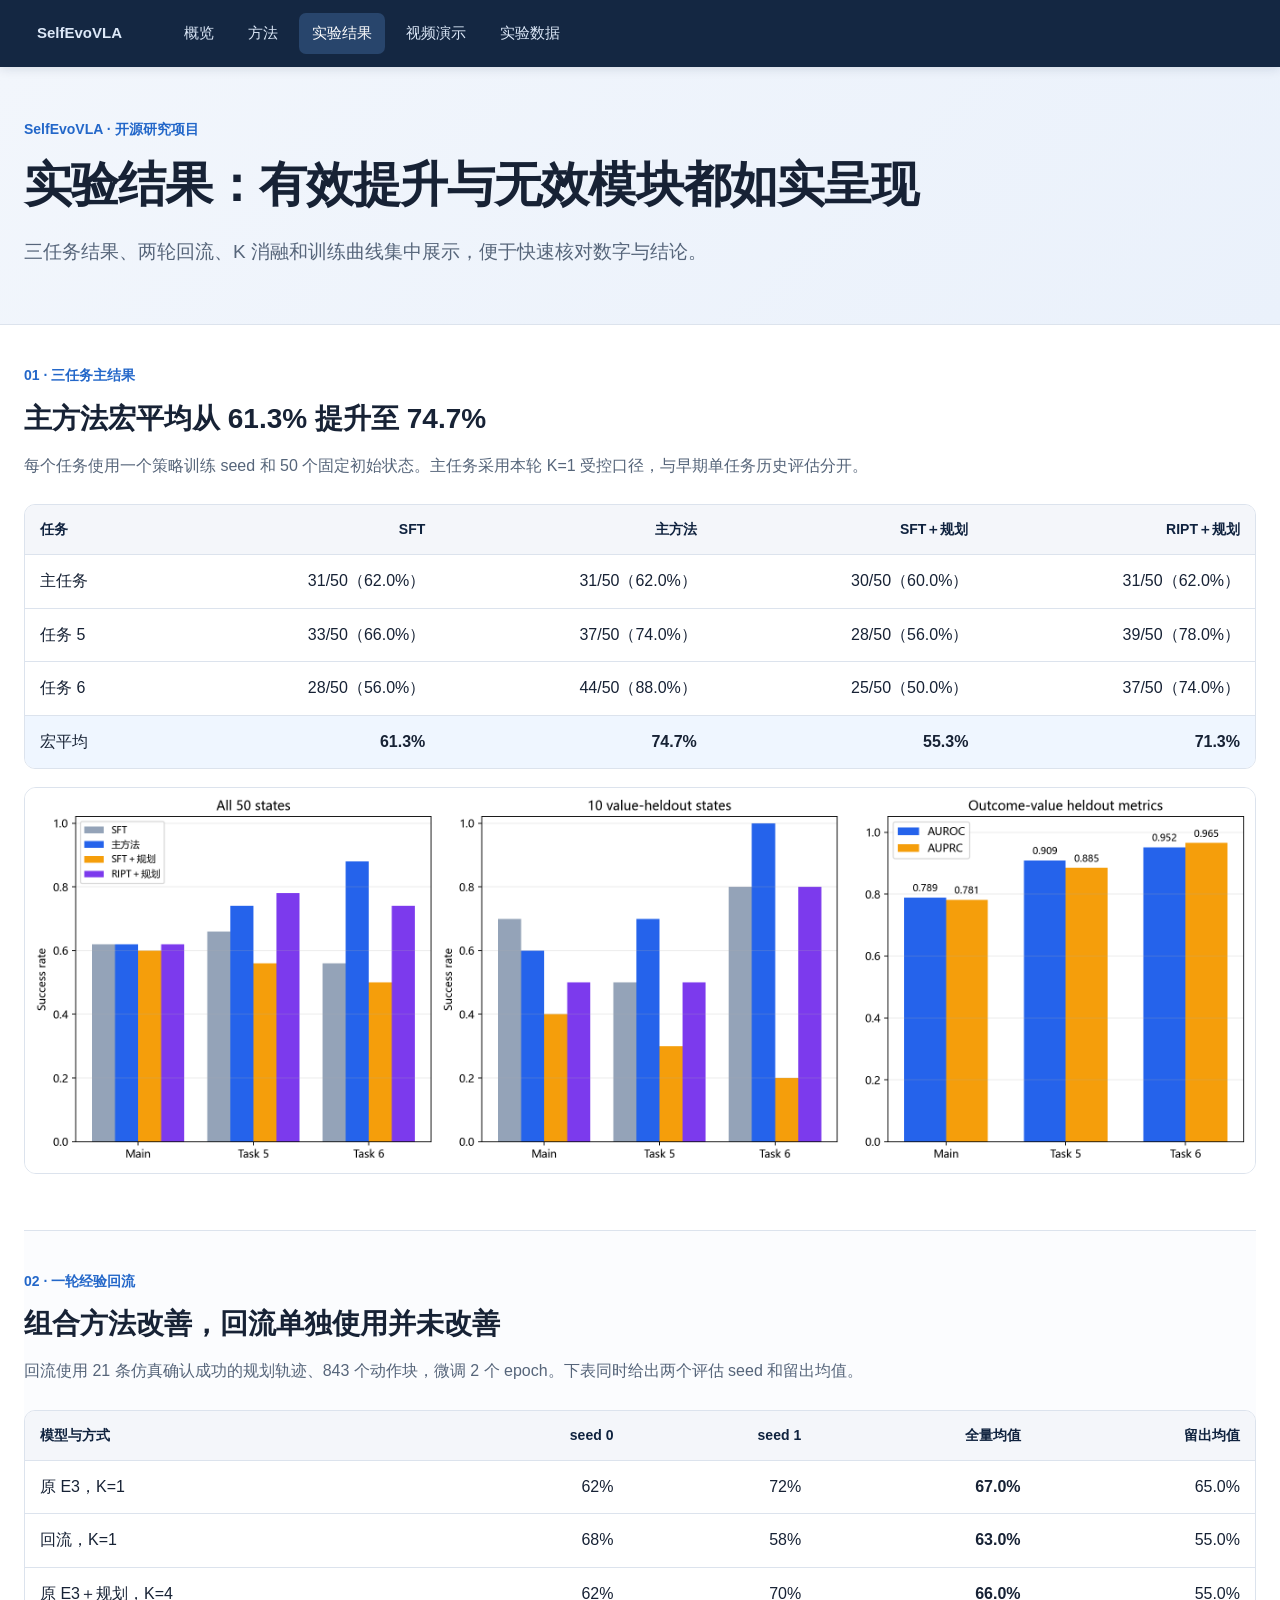
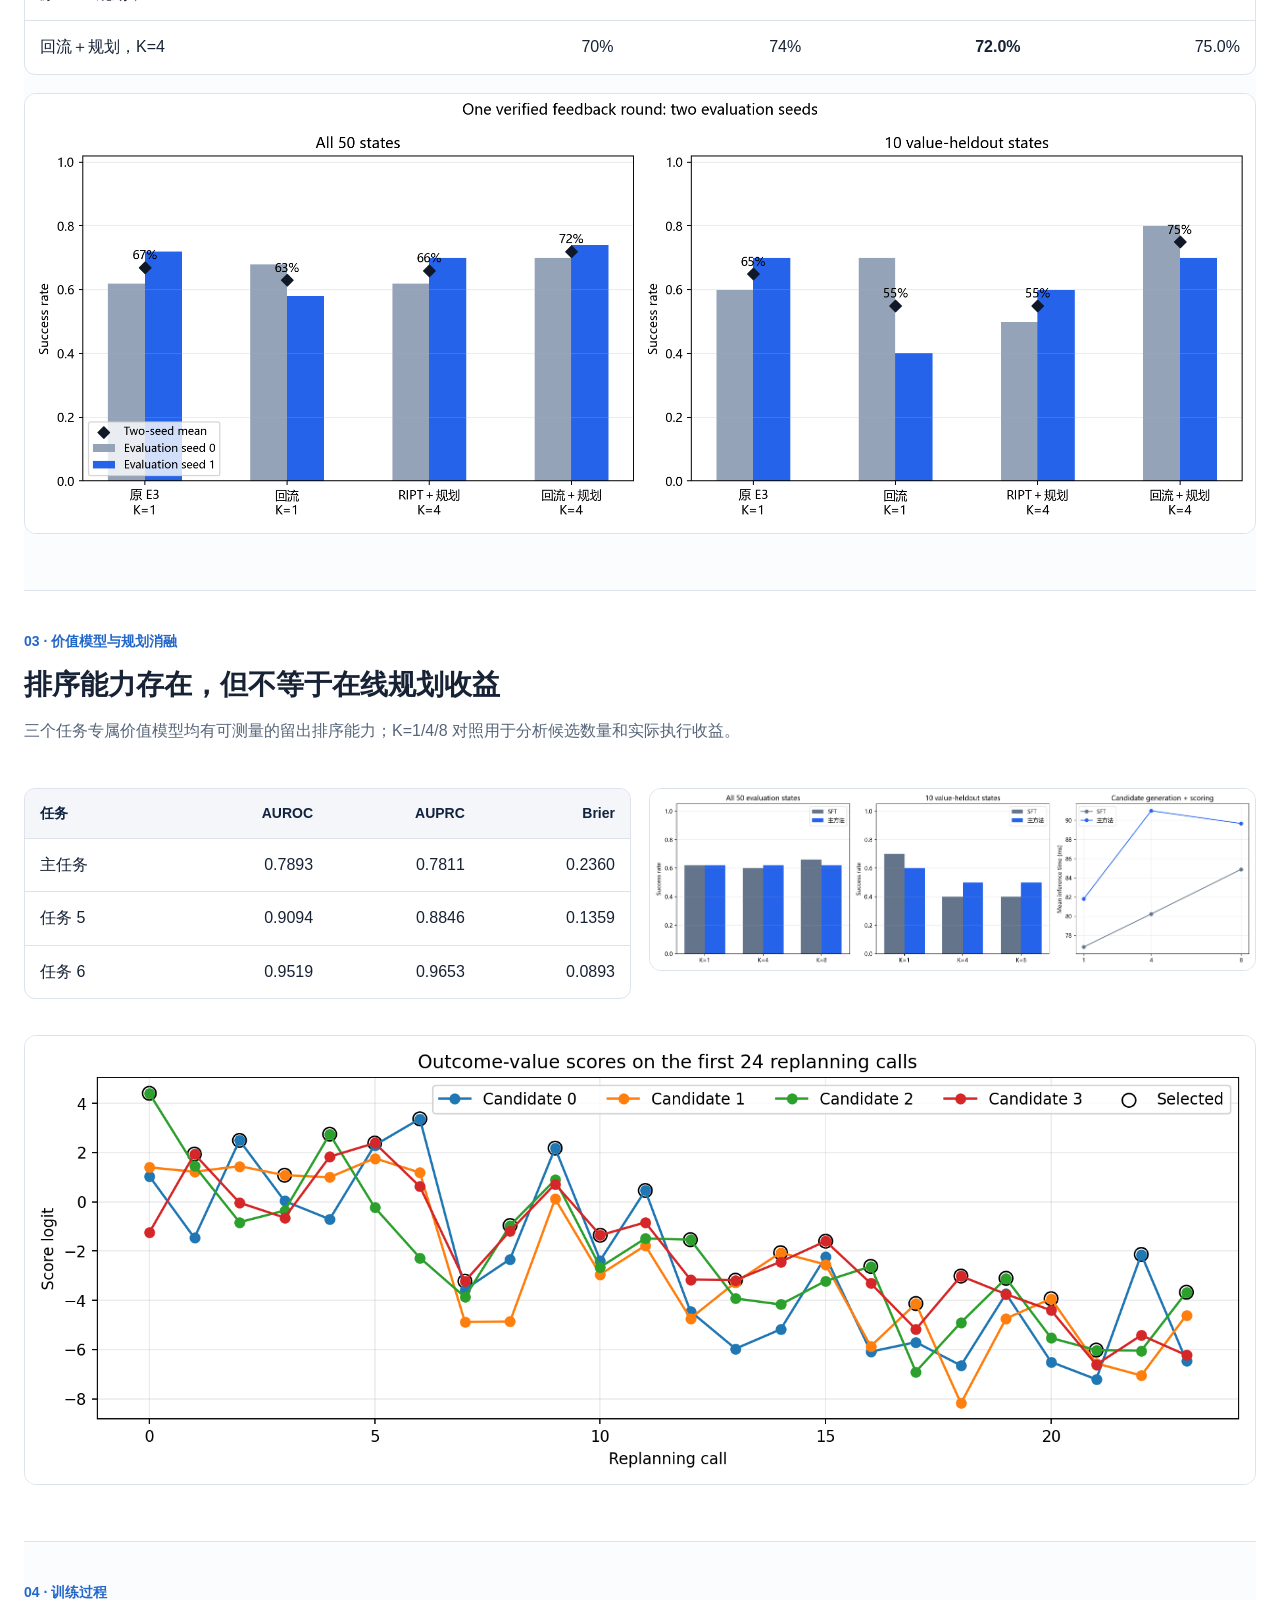
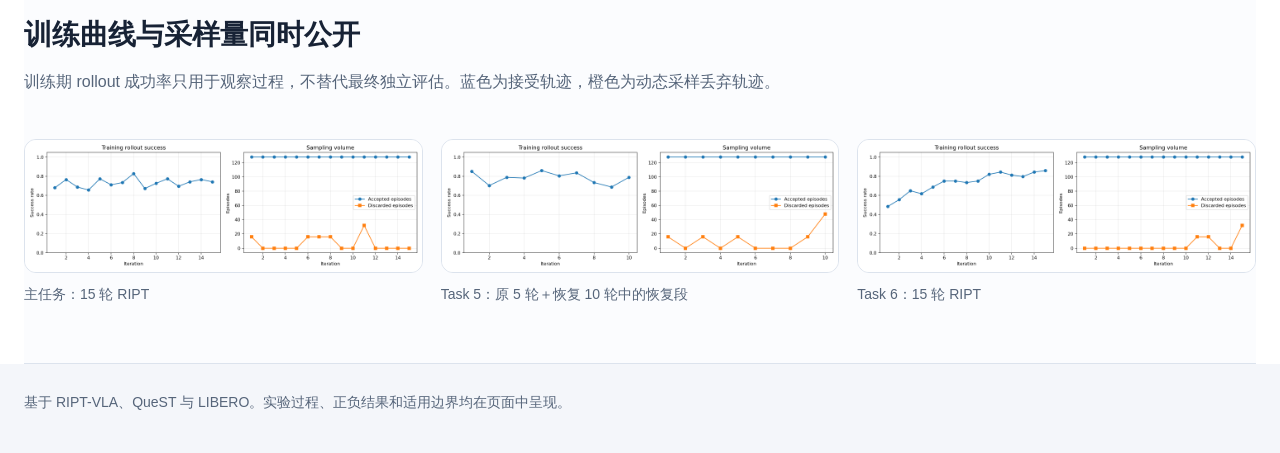
<file: results.html>
<!doctype html>
<html lang="zh-CN">
<head>
  <meta charset="utf-8">
  <meta name="viewport" content="width=device-width,initial-scale=1">
  <meta name="description" content="三任务结果、两轮回流、K 消融和训练曲线集中展示，便于快速核对数字与结论。">
  <title>实验结果：有效提升与无效模块都如实呈现</title>
  <link rel="stylesheet" href="assets/site.css">
</head>
<body>
<header class="topbar"><nav class="nav" aria-label="页面导航"><a class="brand" href="index.html">SelfEvoVLA</a><a href="index.html" class="">概览</a><a href="method.html" class="">方法</a><a href="results.html" class="active">实验结果</a><a href="demo.html" class="">视频演示</a><a href="data.html" class="">实验数据</a></nav></header>
<div class="hero"><div class="wrap"><div class="kicker">SelfEvoVLA · 开源研究项目</div><h1>实验结果：有效提升与无效模块都如实呈现</h1><p class="lead">三任务结果、两轮回流、K 消融和训练曲线集中展示，便于快速核对数字与结论。</p></div></div>
<main class="wrap">
<section><div class="section-head"><div class="kicker">01 · 三任务主结果</div><h2>主方法宏平均从 61.3% 提升至 74.7%</h2><p>每个任务使用一个策略训练 seed 和 50 个固定初始状态。主任务采用本轮 K=1 受控口径，与早期单任务历史评估分开。</p></div><div class="table-wrap"><table><thead><tr><th>任务</th><th>SFT</th><th>主方法</th><th>SFT＋规划</th><th>RIPT＋规划</th></tr></thead><tbody><tr><td>主任务</td><td>31/50（62.0%）</td><td>31/50（62.0%）</td><td>30/50（60.0%）</td><td>31/50（62.0%）</td></tr><tr><td>任务 5</td><td>33/50（66.0%）</td><td>37/50（74.0%）</td><td>28/50（56.0%）</td><td>39/50（78.0%）</td></tr><tr><td>任务 6</td><td>28/50（56.0%）</td><td>44/50（88.0%）</td><td>25/50（50.0%）</td><td>37/50（74.0%）</td></tr><tr class="highlight"><td>宏平均</td><td><strong>61.3%</strong></td><td><strong>74.7%</strong></td><td><strong>55.3%</strong></td><td><strong>71.3%</strong></td></tr></tbody></table></div>
<figure class="figure"><img src="assets/multitask_results.png" alt="三任务全量、留出状态和价值指标图"></figure></section>
<section><div class="section-head"><div class="kicker">02 · 一轮经验回流</div><h2>组合方法改善，回流单独使用并未改善</h2><p>回流使用 21 条仿真确认成功的规划轨迹、843 个动作块，微调 2 个 epoch。下表同时给出两个评估 seed 和留出均值。</p></div>
<div class="table-wrap"><table><thead><tr><th>模型与方式</th><th>seed 0</th><th>seed 1</th><th>全量均值</th><th>留出均值</th></tr></thead><tbody><tr><td>原 E3，K=1</td><td>62%</td><td>72%</td><td><strong>67.0%</strong></td><td>65.0%</td></tr><tr><td>回流，K=1</td><td>68%</td><td>58%</td><td><strong>63.0%</strong></td><td>55.0%</td></tr><tr><td>原 E3＋规划，K=4</td><td>62%</td><td>70%</td><td><strong>66.0%</strong></td><td>55.0%</td></tr><tr><td>回流＋规划，K=4</td><td>70%</td><td>74%</td><td><strong>72.0%</strong></td><td>75.0%</td></tr></tbody></table></div>
<figure class="figure"><img src="assets/feedback_results.png" alt="原 E3 与回流模型在两个评估 seed 下的结果"></figure></section>
<section><div class="section-head"><div class="kicker">03 · 价值模型与规划消融</div><h2>排序能力存在，但不等于在线规划收益</h2><p>三个任务专属价值模型均有可测量的留出排序能力；K=1/4/8 对照用于分析候选数量和实际执行收益。</p></div>
<div class="grid two"><div><div class="table-wrap"><table><thead><tr><th>任务</th><th>AUROC</th><th>AUPRC</th><th>Brier</th></tr></thead><tbody><tr><td>主任务</td><td>0.7893</td><td>0.7811</td><td>0.2360</td></tr><tr><td>任务 5</td><td>0.9094</td><td>0.8846</td><td>0.1359</td></tr><tr><td>任务 6</td><td>0.9519</td><td>0.9653</td><td>0.0893</td></tr></tbody></table></div></div><div><figure class="figure"><img src="assets/planning_results.png" alt="K=1、4、8 全量、留出结果和推理耗时"></figure></div></div>
<figure class="figure"><img src="assets/candidate_scores.png" alt="前 24 次重规划的候选评分与选择"></figure></section>
<section><div class="section-head"><div class="kicker">04 · 训练过程</div><h2>训练曲线与采样量同时公开</h2><p>训练期 rollout 成功率只用于观察过程，不替代最终独立评估。蓝色为接受轨迹，橙色为动态采样丢弃轨迹。</p></div>
<div class="grid three">
  <figure class="figure"><img src="evidence/E3-main-bript-seed00/training_curve.png" alt="主任务 RIPT 训练曲线"><figcaption>主任务：15 轮 RIPT</figcaption></figure>
  <figure class="figure"><img src="evidence/E11-task5-bript-resume4-v2/training_curve.png" alt="Task 5 恢复段训练曲线"><figcaption>Task 5：原 5 轮＋恢复 10 轮中的恢复段</figcaption></figure>
  <figure class="figure"><img src="evidence/E11-task6-bript-final-seed00/training_curve.png" alt="Task 6 训练曲线"><figcaption>Task 6：15 轮 RIPT</figcaption></figure>
</div></section>
</main>
<footer class="footer"><div class="wrap">基于 RIPT-VLA、QueST 与 LIBERO。实验过程、正负结果和适用边界均在页面中呈现。</div></footer>
</body>
</html>
</file>
<file: assets/site.css>
:root {
  --navy: #10233f;
  --blue: #2367c9;
  --blue-dark: #194f9d;
  --ink: #172235;
  --muted: #56657a;
  --line: #dce3ed;
  --paper: #f4f6fa;
  --soft: #edf4ff;
  --green: #13795b;
  --red: #ad3c3c;
}
* { box-sizing: border-box; }
html { scroll-behavior: smooth; }
body {
  margin: 0;
  color: var(--ink);
  background: #fff;
  font: 16px/1.78 "Microsoft YaHei", "PingFang SC", "Noto Sans CJK SC", "Segoe UI", sans-serif;
}
a { color: var(--blue); text-decoration: none; }
a:hover { text-decoration: underline; }
.topbar {
  position: sticky;
  top: 0;
  z-index: 20;
  background: rgba(16, 35, 63, .98);
  box-shadow: 0 2px 10px rgba(16, 35, 63, .12);
}
.nav {
  max-width: 1320px;
  margin: auto;
  padding: 13px 24px;
  display: flex;
  align-items: center;
  gap: 8px;
}
.brand { color: #fff; font-weight: 700; margin-right: 28px; white-space: nowrap; }
.nav a {
  color: #dce8f8;
  padding: 7px 13px;
  border-radius: 7px;
  white-space: nowrap;
  font-size: 15px;
}
.nav a:hover, .nav a.active { background: #28456c; color: #fff; text-decoration: none; }
.wrap { max-width: 1280px; margin: auto; padding: 0 24px; }
.hero { background: linear-gradient(135deg, #f2f6fc 0%, #eaf1fb 100%); border-bottom: 1px solid var(--line); }
.hero .wrap { padding-top: 50px; padding-bottom: 46px; }
.kicker { color: var(--blue); font-size: 14px; font-weight: 700; margin-bottom: 12px; }
h1 { font-size: clamp(32px, 4.3vw, 48px); line-height: 1.28; letter-spacing: -.02em; margin: 0 0 20px; max-width: 1000px; }
h2 { font-size: 28px; line-height: 1.35; margin: 0 0 14px; }
h3 { font-size: 20px; line-height: 1.45; margin: 0 0 10px; }
h4 { font-size: 17px; margin: 20px 0 8px; }
p { margin: 9px 0; }
.lead { max-width: 980px; color: var(--muted); font-size: 19px; line-height: 1.8; }
.muted { color: var(--muted); }
.small { font-size: 14px; color: var(--muted); }
section { padding: 38px 0; border-bottom: 1px solid var(--line); }
section:nth-child(even) { background: #fbfcfe; }
.section-head { margin-bottom: 24px; }
.section-head p { color: var(--muted); max-width: 960px; }
.grid { display: grid; gap: 18px; }
.two { grid-template-columns: repeat(2, minmax(0, 1fr)); }
.three { grid-template-columns: repeat(3, minmax(0, 1fr)); }
.four { grid-template-columns: repeat(4, minmax(0, 1fr)); }
.card {
  background: #fff;
  border: 1px solid var(--line);
  border-radius: 13px;
  padding: 22px;
}
.card h3 { color: var(--navy); }
.card p { color: var(--muted); }
.emphasis { border-color: #a8c5ee; background: var(--soft); }
.metric { color: var(--navy); font-size: 43px; line-height: 1.15; font-weight: 750; letter-spacing: -.03em; margin: 12px 0 8px; }
.metric small { color: var(--muted); font-size: 15px; font-weight: 500; margin-left: 5px; }
.label { color: var(--blue); font-size: 14px; font-weight: 700; }
.button-row { display: flex; flex-wrap: wrap; gap: 12px; margin-top: 24px; }
.button {
  display: inline-block;
  padding: 10px 18px;
  border-radius: 8px;
  background: var(--blue);
  color: #fff;
  font-weight: 650;
}
.button:hover { background: var(--blue-dark); text-decoration: none; }
.button.secondary { background: #fff; color: var(--navy); border: 1px solid #b9c8dc; }
.button.secondary:hover { background: var(--soft); }
.note {
  border-left: 4px solid #7c9dc8;
  background: var(--paper);
  padding: 17px 20px;
  color: var(--muted);
  border-radius: 0 9px 9px 0;
  margin: 22px 0;
}
.note strong { color: var(--ink); }
.good { color: var(--green); font-weight: 650; }
.bad { color: var(--red); font-weight: 650; }
.figure { margin: 18px 0; }
.figure img { width: 100%; display: block; background: #fff; border: 1px solid var(--line); border-radius: 12px; }
.figure figcaption { color: var(--muted); font-size: 14px; margin-top: 9px; }
.video-shell {
  max-width: 1360px;
  margin: 20px auto;
  padding: 14px;
  background: #0b1527;
  border-radius: 15px;
  box-shadow: 0 10px 30px rgba(16, 35, 63, .15);
}
.video-shell video { display: block; width: 100%; height: auto; background: #0b1527; border-radius: 9px; }
.video-shell h3 { color: #fff; margin: 3px 2px 12px; }
.video-shell p { color: #d5dfed; margin: 12px 2px 2px; }
.video-shell .small { color: #aebdd0; }
.table-wrap { overflow: auto; border: 1px solid var(--line); border-radius: 11px; margin: 18px 0; background: #fff; }
table { width: 100%; border-collapse: collapse; font-variant-numeric: tabular-nums; }
th, td { padding: 12px 15px; text-align: left; border-bottom: 1px solid var(--line); vertical-align: top; }
th { background: var(--paper); color: var(--navy); font-size: 14px; font-weight: 700; white-space: nowrap; }
td:nth-child(n+2), th:nth-child(n+2) { text-align: right; }
td:first-child, th:first-child { text-align: left; }
tr:last-child td { border-bottom: 0; }
tr.highlight td { background: #eff6ff; }
.table-scroll { max-height: 680px; overflow: auto; }
.table-scroll thead th { position: sticky; top: 0; z-index: 1; }
.toc { display: grid; grid-template-columns: repeat(4, minmax(0, 1fr)); gap: 16px; }
.toc a { display: block; border: 1px solid var(--line); border-radius: 11px; padding: 19px; color: var(--navy); background: #fff; }
.toc a:hover { border-color: #8cb0df; background: var(--soft); text-decoration: none; }
.toc strong { display: block; margin-bottom: 7px; font-size: 18px; }
.toc span { color: var(--muted); font-size: 14px; }
details { border: 1px solid var(--line); border-radius: 11px; background: #fff; margin: 14px 0; overflow: hidden; }
summary { cursor: pointer; padding: 16px 20px; color: var(--navy); font-size: 18px; font-weight: 700; background: var(--paper); }
details[open] summary { border-bottom: 1px solid var(--line); }
details .details-body { padding: 8px 22px 20px; }
.doc-content { max-width: 1100px; }
.doc-content h1 { font-size: 29px; margin: 24px 0 16px; }
.doc-content h2 { font-size: 24px; margin: 28px 0 12px; }
.doc-content h3 { font-size: 20px; margin: 24px 0 10px; }
.doc-content h4 { font-size: 17px; }
.doc-content ul, .doc-content ol { padding-left: 25px; }
.doc-content li { margin: 6px 0; }
.doc-content blockquote { margin: 16px 0; padding: 12px 18px; border-left: 4px solid #8ca7c9; background: var(--paper); color: var(--muted); }
.doc-content blockquote p { margin: 4px 0; }
.doc-content code { background: #edf1f6; padding: 2px 5px; border-radius: 4px; font: 14px/1.55 Consolas, "Cascadia Code", monospace; }
.doc-content pre { overflow: auto; padding: 18px; background: #101c2d; color: #e5edf8; border-radius: 10px; }
.doc-content pre code { background: transparent; padding: 0; color: inherit; }
.doc-content img { max-width: 100%; height: auto; }
.doc-content td:nth-child(n+2), .doc-content th:nth-child(n+2) { text-align: left; }
.footer { padding: 26px 0 38px; color: var(--muted); font-size: 14px; background: var(--paper); }
.number-list { counter-reset: item; list-style: none; padding: 0; }
.number-list li { counter-increment: item; position: relative; padding: 10px 0 10px 46px; }
.number-list li::before { content: counter(item); position: absolute; left: 0; top: 9px; width: 29px; height: 29px; display: grid; place-items: center; border-radius: 50%; background: var(--soft); color: var(--blue); font-weight: 700; }
@media (max-width: 980px) {
  .four { grid-template-columns: repeat(2, minmax(0, 1fr)); }
  .toc { grid-template-columns: repeat(2, minmax(0, 1fr)); }
}
@media (max-width: 720px) {
  .nav { padding: 10px 12px; overflow-x: auto; }
  .brand { margin-right: 8px; }
  .nav a { padding: 6px 9px; font-size: 14px; }
  .wrap { padding: 0 16px; }
  .hero .wrap { padding-top: 34px; padding-bottom: 32px; }
  h1 { font-size: 31px; }
  h2 { font-size: 25px; }
  .lead { font-size: 17px; }
  section { padding: 29px 0; }
  .two, .three, .four, .toc { grid-template-columns: 1fr; }
  .card { padding: 18px; }
  .metric { font-size: 38px; }
  .video-shell { padding: 7px; margin: 14px auto; }
  th, td { padding: 10px 9px; font-size: 13px; }
  details .details-body { padding: 7px 15px 16px; }
}
</file>
